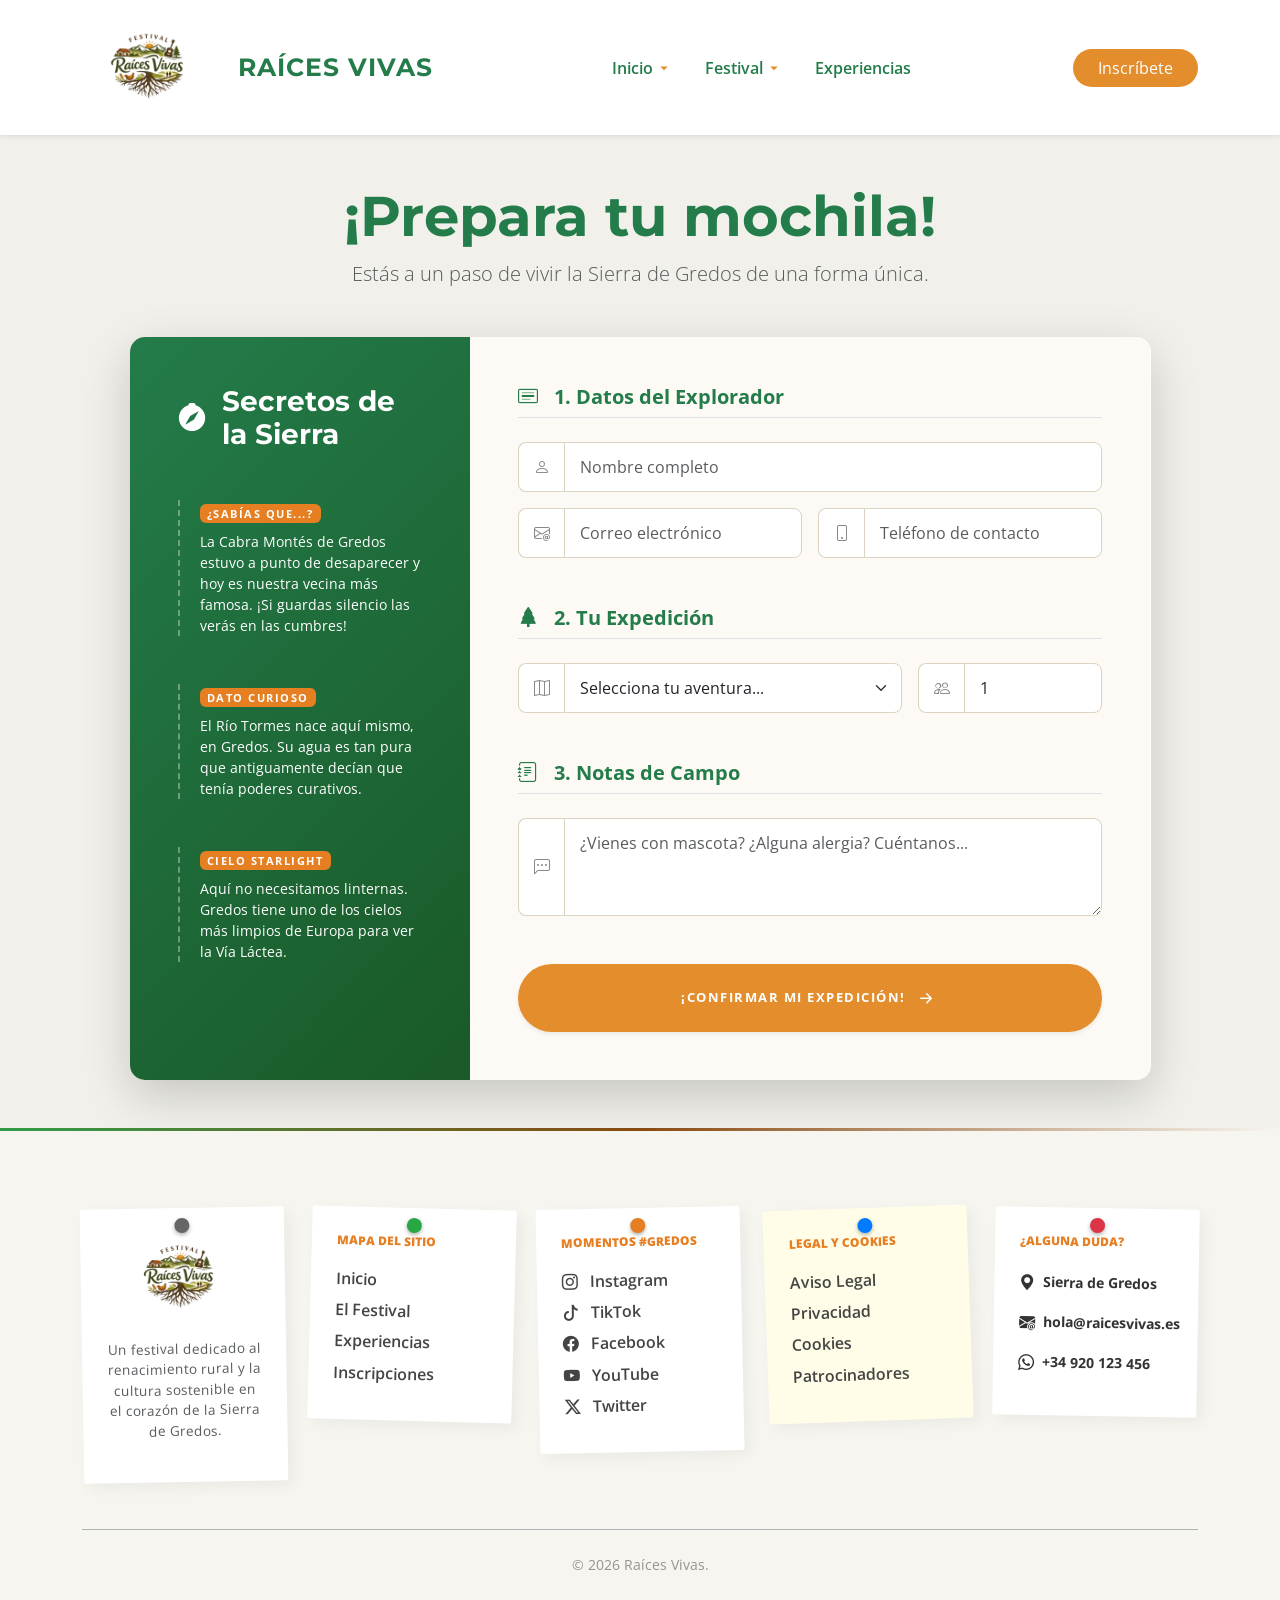
<file: inscripcion.html>
<!DOCTYPE html>
<html lang="es">
<head>
    <meta charset="UTF-8">
    <meta name="viewport" content="width=device-width, initial-scale=1.0">
    <title>Raíces Vivas | Festival de Renacimiento Rural</title>

    <link rel="stylesheet" href="css/bootstrap.min.css">
    <link rel="stylesheet" href="assets/style.css">
    <!--<script src="https://cdn.tailwindcss.com"></script>-->
    <link href="https://fonts.googleapis.com/css2?family=Montserrat:wght@700&family=Open+Sans:wght@400;600&display=swap" rel="stylesheet">
    <link rel="stylesheet" href="https://cdn.jsdelivr.net/npm/bootstrap-icons@1.11.3/font/bootstrap-icons.min.css">
    <link href="https://unpkg.com/aos@2.3.1/dist/aos.css" rel="stylesheet">
    <script src="https://unpkg.com/aos@2.3.1/dist/aos.js"></script>
</head>

<body>
    
    <header>
        <nav class="navbar navbar-expand-lg navbar-light sticky-top bg-white shadow-sm py-3">
            <div class="container">
                <a class="navbar-brand d-flex align-items-center gap-3" href="index.html">
                    <img src="assets/img/logo.png" alt="Logo Raíces Vivas" class="rv-logo">
                    <span class="fw-bold text-verde-rv rv-brand-text">RAÍCES VIVAS</span>
                </a>

                <button class="navbar-toggler" type="button" data-bs-toggle="collapse" data-bs-target="#navMain"
                    aria-controls="navMain" aria-expanded="false" aria-label="Abrir menú">
                    <span class="navbar-toggler-icon"></span>
                </button>

                <div class="collapse navbar-collapse" id="navMain">
                    <ul class="navbar-nav mx-auto gap-lg-4 mt-3 mt-lg-0 align-items-lg-center">
                        <li class="nav-item dropdown">
                            <a class="nav-link dropdown-toggle fw-semibold" href="index.html" role="button" data-bs-toggle="dropdown"
                                aria-expanded="false">
                                Inicio
                            </a>
                            <ul class="dropdown-menu border-0 shadow-lg">
                                <li><a class="dropdown-item" href="index.html#exploralasierra">Explora la Sierra</a></li>
                                <li><a class="dropdown-item" href="index.html#gredosencifras">Gredos en Cifras</a></li>
                                <li><a class="dropdown-item" href="index.html#faq">Preguntas Frecuentes</a></li>
                            </ul>
                        </li>

                        <li class="nav-item dropdown">
                            <a class="nav-link dropdown-toggle fw-semibold" href="festival.html" role="button" data-bs-toggle="dropdown"
                                aria-expanded="false">
                                Festival
                            </a>
                            <ul class="dropdown-menu border-0 shadow-lg">
                                <li><a class="dropdown-item" href="festival.html#historia">Historia</a></li>
                                <li><a class="dropdown-item" href="festival.html#pueblos-vecinos">Comunidad Gredos Interior</a></li>
                                <li><a class="dropdown-item" href="festival.html#objetivos">Objetivos</a></li>
                                <li><a class="dropdown-item" href="festival.html#ediciones">Ediciones anteriores</a></li>
                            </ul>
                        </li>

                        <li class="nav-item"><a class="nav-link fw-semibold" href="experiencias.html">Experiencias</a></li>
                    </ul>

                    <div class="d-flex">
                        <a class="btn btn-naranja rounded-pill px-4" href="inscripcion.html">Inscríbete</a>
                    </div>
                </div>
            </div>
        </nav>
    </header>

    <main class="py-5 seccion-inscripcion">
        <div class="container">
            <div id="contenedor-formulario" class="fade-element">
                <div class="text-center mb-5" data-aos="fade-down">
                    <h1 class="display-4 fw-bold text-verde-rv">¡Prepara tu mochila!</h1>
                    <p class="lead text-muted">Estás a un paso de vivir la Sierra de Gredos de una forma única.</p>
                </div>

                <div class="row justify-content-center">
                    <div class="col-lg-11">
                        <div class="card border-0 shadow-lg registro-limpio overflow-hidden">
                            <div class="row g-0">
                                
                                <div class="col-md-4 bg-verde-rv p-5 text-white lateral-curiosidades">
                                    <h3 class="fw-bold mb-5 d-flex align-items-center"><i class="bi bi-compass-fill me-3 fs-3"></i>Secretos de la Sierra</h3>
                                    
                                    <div class="curiosidad mb-5 d-flex align-items-start">
                                        <div>
                                            <span class="badge bg-naranja-rv mb-2">¿Sabías que...?</span>
                                            <p class="small mb-0">La Cabra Montés de Gredos estuvo a punto de desaparecer y hoy es nuestra vecina más famosa. ¡Si guardas silencio las verás en las cumbres!</p>
                                        </div>
                                    </div>

                                    <div class="curiosidad mb-5 d-flex align-items-start">
                                        <div>
                                            <span class="badge bg-naranja-rv mb-2">Dato curioso</span>
                                            <p class="small mb-0">El Río Tormes nace aquí mismo, en Gredos. Su agua es tan pura que antiguamente decían que tenía poderes curativos.</p>
                                        </div>
                                    </div>

                                    <div class="curiosidad d-flex align-items-start">
                                        <div>
                                            <span class="badge bg-naranja-rv mb-2">Cielo Starlight</span>
                                            <p class="small mb-0">Aquí no necesitamos linternas. Gredos tiene uno de los cielos más limpios de Europa para ver la Vía Láctea.</p>
                                        </div>
                                    </div>
                                </div>

                                <div class="col-md-8 bg-kraft p-4 p-md-5">
                                    <form id="form-inscripcion" class="needs-validation" novalidate>
                                        
                                        <div class="mb-5">
                                            <h5 class="fw-bold text-verde-rv mb-4 border-bottom pb-2 d-flex align-items-center">
                                                <i class="bi bi-card-text me-3 fs-5"></i> 1. Datos del Explorador
                                            </h5>
                                            <div class="row g-3">
                                                <div class="col-md-12">
                                                    <div class="input-group">
                                                        <span class="input-group-text icon-input"><i class="bi bi-person"></i></span>
                                                        <input type="text" class="form-control custom-input border-start-0" placeholder="Nombre completo" required>
                                                    </div>
                                                </div>
                                                <div class="col-md-6">
                                                    <div class="input-group">
                                                        <span class="input-group-text icon-input"><i class="bi bi-envelope-at"></i></span>
                                                        <input type="email" class="form-control custom-input border-start-0" placeholder="Correo electrónico" required>
                                                    </div>
                                                </div>
                                                <div class="col-md-6">
                                                    <div class="input-group">
                                                        <span class="input-group-text icon-input"><i class="bi bi-phone"></i></span>
                                                        <input type="tel" class="form-control custom-input border-start-0" placeholder="Teléfono de contacto">
                                                    </div>
                                                </div>
                                            </div>
                                        </div>

                                        <div class="mb-5">
                                            <h5 class="fw-bold text-verde-rv mb-4 border-bottom pb-2 d-flex align-items-center">
                                                <i class="bi bi-tree-fill me-3 fs-5"></i> 2. Tu Expedición
                                            </h5>
                                            <div class="row g-3">
                                                <div class="col-md-8">
                                                    <div class="input-group">
                                                        <span class="input-group-text icon-input"><i class="bi bi-map"></i></span>
                                                        <select class="form-select custom-input border-start-0" required>
                                                            <option value="" selected disabled>Selecciona tu aventura...</option>
                                                            <option>Taller de Cestos de Mimbre</option>
                                                            <option>Ruta a la Laguna Grande</option>
                                                            <option>Iniciación al Pastoreo</option>
                                                            <option>Taller de Fotografía Nocturna</option>
                                                        </select>
                                                    </div>
                                                </div>
                                                <div class="col-md-4">
                                                    <div class="input-group">
                                                        <span class="input-group-text icon-input"><i class="bi bi-people"></i></span>
                                                        <input type="number" class="form-control custom-input border-start-0" min="1" value="1">
                                                    </div>
                                                </div>
                                            </div>
                                        </div>

                                        <div class="mb-4">
                                            <h5 class="fw-bold text-verde-rv mb-4 border-bottom pb-2 d-flex align-items-center">
                                                <i class="bi bi-journal-text me-3 fs-5"></i> 3. Notas de Campo
                                            </h5>
                                            <div class="input-group">
                                                <span class="input-group-text icon-input"><i class="bi bi-chat-left-dots"></i></span>
                                                <textarea class="form-control custom-input border-start-0" rows="3" placeholder="¿Vienes con mascota? ¿Alguna alergia? Cuéntanos..."></textarea>
                                            </div>
                                        </div>

                                        <div class="text-center mt-5">
                                            <button type="submit" class="btn btn-naranja-rv btn-lg px-5 py-3 rounded-pill fw-bold shadow-sm w-100 w-md-auto d-flex align-items-center justify-content-center mx-auto">
                                                <span>¡CONFIRMAR MI EXPEDICIÓN!</span>
                                                <i class="bi bi-arrow-right-short ms-2 fs-4"></i>
                                            </button>
                                        </div>
                                    </form>
                                </div>
                            </div>
                        </div>
                    </div>
                </div>
            </div>

            <div id="mensaje-exito" class="fade-element d-none is-hidden">
                <div class="container text-center py-5" data-aos="zoom-in">
                    <div class="py-5">
                        <i class="bi bi-mailbox-flag display-1 text-verde-rv mb-4"></i>
                        <h2 class="display-4 fw-bold text-verde-rv">¡Inscripción enviada!</h2>
                        <p class="lead text-muted">Hemos recibido tu mensaje. En menos de lo que tarda en cantar un gallo, recibirás un correo con los detalles.</p>
                        <div class="mt-4">
                            <a href="index.html" class="btn btn-naranja-rv rounded-pill px-5 py-3 fw-bold shadow">Volver al inicio</a>
                        </div>
                    </div>
                </div>
            </div>
        </div>
    </main>

    <footer class="footer-tablon py-5">
        <div class="container">
            <div class="row row-cols-1 row-cols-md-3 row-cols-lg-5 g-4 justify-content-center align-items-start tablon-wrapper">
                
                <div class="col" data-aos="fade-up">
                    <div class="nota-papel nota-marca text-center">
                        <div class="chincheta"></div>
                        <img src="assets/img/logo.png" alt="Festival Raíces Vivas" class="footer-logo mb-3">
                        <p class="small text-muted manifiesto">
                            Un festival dedicado al renacimiento rural y la cultura sostenible en el corazón de la Sierra de Gredos.
                        </p>
                    </div>
                </div>

                <div class="col" data-aos="fade-up" data-aos-delay="100">
                    <div class="nota-papel nota-1">
                        <div class="chincheta verde"></div>
                        <span class="nota-categoria text-uppercase">Mapa del sitio</span>
                        <nav class="nav-vertical">
                            <a href="index.html">Inicio</a>
                            <a href="festival.html">El Festival</a>
                            <a href="experiencias.html">Experiencias</a>
                            <a href="inscripcion.html">Inscripciones</a>
                        </nav>
                    </div>
                </div>

                <div class="col" data-aos="fade-up" data-aos-delay="150">
                    <div class="nota-papel nota-social">
                        <div class="chincheta naranja"></div>
                        <span class="nota-categoria text-uppercase">Momentos #Gredos</span>
                        <nav class="nav-vertical">
                            <a href="https://www.instagram.com/"><i class="bi bi-instagram me-2"></i> Instagram</a>
                            <a href="https://www.tiktok.com/"><i class="bi bi-tiktok me-2"></i> TikTok</a>
                            <a href="https://www.facebook.com/"><i class="bi bi-facebook me-2"></i> Facebook</a>
                            <a href="https://www.youtube.com/"><i class="bi bi-youtube me-2"></i> YouTube</a>
                            <a href="https://x.com/?lang=es"><i class="bi bi-twitter-x me-2"></i> Twitter</a>
                        </nav>
                    </div>
                </div>

                <div class="col" data-aos="fade-up" data-aos-delay="200">
                    <div class="nota-papel nota-legal">
                        <div class="chincheta azul"></div>
                        <span class="nota-categoria text-uppercase">Legal y Cookies</span>
                        <nav class="nav-vertical nav-legal">
                            <a href="#">Aviso Legal</a>
                            <a href="#">Privacidad</a>
                            <a href="#">Cookies</a>
                            <a href="https://zapardieldelaribera.com/">Patrocinadores</a>
                        </nav>
                    </div>
                </div>

                <div class="col" data-aos="fade-up" data-aos-delay="300">
                    <div class="nota-papel nota-contacto">
                        <div class="chincheta roja"></div>
                        <span class="nota-categoria text-uppercase">¿Alguna duda?</span>
                        <div class="contacto-info-mejorado">
                            <p class="d-flex align-items-center mb-3 hover-naranja">
                                <i class="bi bi-geo-alt-fill text-naranja-rv me-2"></i>
                                <a href="https://maps.app.goo.gl/kdsCFnjYF3v8SdeM9" class="small fw-bold text-decoration-none text-reset">Sierra de Gredos</a>
                            </p>
                            <p class="d-flex align-items-center mb-3 hover-naranja">
                                <i class="bi bi-envelope-at-fill text-naranja-rv me-2"></i>
                                <a href="mailto:hola@raicesvivas.es" class="small fw-bold text-decoration-none text-reset">hola@raicesvivas.es</a>
                            </p>
                            <p class="d-flex align-items-center hover-naranja">
                                <i class="bi bi-whatsapp text-naranja-rv me-2"></i>
                                <a href="https://wa.me/34920123456" class="small fw-bold text-decoration-none text-reset">+34 920 123 456</a>
                            </p>
                        </div>
                    </div>
                </div>

            </div>

            <div class="footer-final-bar text-center mt-5 pt-4 border-top border-secondary opacity-50">
                <p class="small mb-0">&copy 2026 Raíces Vivas.</p>
            </div>
        </div>
    </footer>

    <script src="js/bootstrap.bundle.min.js"></script>
    <script src="assets/javascript.js"></script>

</body>

</html>
</file>
<file: assets/style.css>
/*1. VARIABLES Y ESTILOS GLOBALES */
:root {
    --verde-rv: #237c4a;
    --naranja-rv: #E38D2D;
    --crema-rv: #FDFBF7;
    --cielo-rv: #87CEEB;
}

body {
    font-family: 'Open Sans', sans-serif;
    background-color: var(--crema-rv);
    color: #333;
}

h1, h2, h3 {
    font-family: 'Montserrat', sans-serif;
}

section {
    padding-top: 5rem;
    padding-bottom: 5rem;
}

.bg-verde-rv { background-color: var(--verde-rv); }
.text-verde-rv { color: var(--verde-rv); }

/* 2. NAVBAR Y NAVEGACIÓN */
.navbar {
    z-index: 1050;
    transition: all 0.4s ease;
    backdrop-filter: blur(10px);
    -webkit-backdrop-filter: blur(10px);
    background-color: rgba(255, 255, 255, 0.95) !important;
}

.rv-logo {
    width: 140px;
    height: auto;
    object-fit: contain;
    transition: transform 0.3s ease;
}

.rv-logo:hover { transform: scale(1.5); }

.rv-brand-text {
    font-family: 'Montserrat', sans-serif;
    font-size: 1.35rem; 
    line-height: 1;
    letter-spacing: 1px;
}

/* --- ESTILO DE LOS LINKS --- */
.navbar .nav-link {
    color: var(--verde-rv) !important;
    font-weight: 600;
    position: relative;
    padding: 0.5rem 0;
    transition: color 0.3s ease;
}

/* --- LA FLECHA NARANJA---*/
.navbar .dropdown-toggle {
    padding-right: 20px !important;
    background-image: url("data:image/svg+xml,%3Csvg xmlns='http://www.w3.org/2000/svg' viewBox='0 0 24 24' fill='%23E38D2D'%3E%3Cpath d='M7 10l5 5 5-5z'/%3E%3C/svg%3E") !important;
    background-repeat: no-repeat !important;
    background-position: right center !important;
    background-size: 18px !important;
}

/* Quitamos el triangulito por defecto de Bootstrap */
.navbar .dropdown-toggle::after {
    display: none !important;
}

/* --- LA LÍNEA NARANJA ANIMADA --- */
.navbar .nav-link::before {
    content: '';
    position: absolute;
    width: 0;
    height: 2px;
    bottom: 0;
    left: 0;
    background-color: var(--naranja-rv);
    transition: width 0.3s ease;
}

.navbar .nav-link:hover::before {
    width: 100%;
}

.navbar .nav-link:hover {
    color: var(--naranja-rv) !important;
}

/* --- DROPDOWN MENU --- */
.navbar .dropdown-menu {
    border: none;
    border-radius: 12px;
    box-shadow: 0 10px 30px rgba(0,0,0,0.1);
    margin-top: 15px;
}

.navbar .dropdown-menu .dropdown-item:hover {
    background-color: var(--crema-rv);
    color: var(--naranja-rv) !important;
    padding-left: 1.5rem;
}

@media (min-width: 992px) {
    .rv-brand-text { font-size: 1.55rem; }
}

/* 3. COMPONENTES REUTILIZABLES (Botones, Títulos)*/
.btn-naranja {
    background-color: var(--naranja-rv);
    color: white;
    transition: all 0.3s ease;
}

.btn-naranja:hover {
    background-color: #c47621;
    transform: translateY(-2px);
    color: white;
}

.section-heading {
    margin-bottom: 3rem;
    text-align: center;
}

.section-title {
    font-family: 'Montserrat', sans-serif;
    color: var(--verde-rv);
    font-size: 2.3rem;
    font-weight: 800;
    margin: 0;
}

.section-line {
    width: 90px;
    height: 4px;
    background: var(--naranja-rv);
    margin: 0.9rem auto 0;
    border-radius: 999px;
}

/* Hero Section */
.hero-section {
    position: relative;
    min-height: 100vh;
    overflow: hidden;
    display: flex;
    align-items: center;
}

.hero-video {
    position: absolute;
    inset: 0;
    width: 100%;
    height: 100%;
    object-fit: cover;
    filter: brightness(0.7);
    z-index: 0;
}

.hero-overlay {
    position: absolute;
    inset: 0;
    background: linear-gradient(180deg, rgba(0,0,0,.35), rgba(0,0,0,.55));
    z-index: 1;
}

.hero-content {
    position: relative;
    z-index: 2;
}

/* Efecto para el botón "Cómo llegar" */
.btn-outline-dark {
    border-color: var(--verde-rv);
    color: var(--verde-rv);
    transition: all 0.3s ease;
}

.btn-outline-dark:hover {
    background-color: var(--verde-rv);
    border-color: var(--verde-rv);
    color: white;
    transform: translateY(-8px);
}

/* Estilo del Spinner y disponibilidad */
.border.rounded-xl {
    background-color: rgba(45, 90, 39, 0.05);
    border: 1px dashed var(--verde-rv) !important;
}

/* Cifras / Estadísticas */
.cifras-section {
    background-color: #f8f9fa;
}

.cifra-circle {
    width: 220px;
    height: 220px;
    margin: 0 auto;
    border-radius: 50%;
    background: white;
    display: flex;
    flex-direction: column;
    justify-content: center;
    align-items: center;
    box-shadow: 0 15px 30px rgba(0,0,0,0.08);
    transition: transform 0.3s ease;
}

.cifra-circle:hover {
    transform: translateY(-8px);
}

.cifra-circle h3 {
    font-size: 3rem;
    font-weight: 800;
    color: var(--verde-rv);
    margin: 0;
}

.cifra-circle p {
    margin-top: 0.5rem;
    font-weight: 600;
    color: #555;
}

/* --- FOOTER --- */
.footer-tablon {
    background-color: #f7f5f0; 
    position: relative;
    overflow: hidden;
    padding-top: 80px !important;
}

.footer-tablon::before {
    content: "";
    position: absolute;
    top: 0;
    left: 0;
    right: 0;
    height: 3px;   
    background: linear-gradient(to right, 
                #319c48 0%,
                #894a12 50%,
                #f7f5f0 100%);
}

.nota-papel {
    background: #ffffff;
    padding: 25px;
    height: 100%;
    box-shadow: 5px 5px 15px rgba(0,0,0,0.05);
    position: relative;
    border-radius: 2px;
    transition: transform 0.3s ease;
}

.nota-marca { transform: rotate(-1deg); }
.nota-1     { transform: rotate(1.5deg); }
.nota-social { transform: rotate(-1.2deg); }
.nota-legal  { transform: rotate(-2deg); background-color: #fffde7 !important; } 
.nota-contacto { transform: rotate(1deg); }

.nota-papel:hover {
    transform: translateY(-5px) rotate(0deg) !important;
}

.chincheta {
    width: 15px; height: 15px;
    border-radius: 50%;
    position: absolute;
    top: 10px; left: 50%;
    transform: translateX(-50%);
    background: #666;
    box-shadow: 0 2px 4px rgba(0,0,0,0.3);
}
.chincheta.verde { background-color: #28a745; }
.chincheta.naranja { background-color: #e67e22; }
.chincheta.azul { background-color: #007bff; }
.chincheta.roja { background-color: #dc3545; }

.nota-categoria {
    display: block;
    font-size: 0.75rem;
    font-weight: 800;
    color: #e67e22;
    margin-bottom: 20px;
    text-transform: uppercase;
}

.nav-vertical a {
    display: table;
    color: #444;
    text-decoration: none;
    font-weight: 600;
    margin-bottom: 10px;
    font-size: 1rem;
    transition: color 0.3s ease;
    border-bottom: 2px solid transparent;
    line-height: 1.2;
}

.nav-vertical a:hover {
    color: #30a449;
    border-bottom: 2px solid #30a449;
    padding-bottom: 2px;
}

.contacto-info-mejorado a {
    display: table;
    text-decoration: none;
    border-bottom: 2px solid transparent;
    transition: all 0.3s ease;
}

.contacto-info-mejorado a:hover {
    color: #e67e22 !important;
    border-bottom: 2px solid #e67e22;
}

.footer-logo {
    max-height: 90px;
    width: auto;
    margin-bottom: 15px;
}

.manifiesto {
    font-size: 0.85rem;
}

@media (max-width: 991px) {
    .nota-papel {
        transform: rotate(0deg) !important;
        margin-bottom: 15px;
    }
}

/* ==========================================================================
   4. SECCIÓN ESPECÍFICA: FESTIVAL
   ========================================================================== */

/* Decoración de la imagen de Historia */
.img-border-decor {
    position: absolute;
    top: -15px;
    left: -15px;
    width: 100%;
    height: 100%;
    border: 3px solid var(--verde-rv);
    border-radius: 1.5rem;
    z-index: -1;
}

.badge-pueblo {
    position: absolute;
    bottom: -15px;
    right: -10px;
    background: var(--naranja-rv);
    color: white;
    padding: 8px 18px;
    border-radius: 50px;
    font-weight: 700;
    font-size: 0.9rem;
    box-shadow: 0 8px 20px rgba(227, 141, 45, 0.4);
    z-index: 10;
}

.img-parallax {
    transition: transform 0.8s ease;
}

.img-wrapper:hover .img-parallax {
    transform: scale(1.08);
}

/* --- ESTILOS PUEBLOS VECINOS --- */
.pueblo-card {
    background: white;
    border-radius: 20px;
    overflow: hidden;
    box-shadow: 0 10px 25px rgba(0,0,0,0.05);
    transition: all 0.4s ease;
    height: 100%;
}

.pueblo-card:hover {
    transform: translateY(-10px);
    box-shadow: 0 15px 35px rgba(45, 90, 39, 0.15);
}

.pueblo-img-container {
    position: relative;
    height: 200px;
    overflow: hidden;
}

.pueblo-img-container img {
    width: 100%;
    height: 100%;
    object-fit: cover;
    transition: transform 0.6s ease;
}

.pueblo-card:hover .pueblo-img-container img {
    transform: scale(1.1);
}

.pueblo-overlay {
    position: absolute;
    top: 15px;
    left: 15px;
    background: var(--naranja-rv);
    color: white;
    padding: 5px 15px;
    border-radius: 50px;
    font-size: 0.8rem;
    font-weight: 700;
    text-transform: uppercase;
}

.pueblo-info {
    padding: 1.5rem;
}

.pueblo-info h4 {
    color: var(--verde-rv);
    font-weight: 800;
    margin-bottom: 0.5rem;
}

.pueblo-info p {
    font-size: 0.9rem;
    color: #666;
    margin-bottom: 0;
}
/* --- Ajustes para Carruceles en Cards --- */
.pueblo-img-container .carousel,
.pueblo-img-container .carousel-inner,
.pueblo-img-container .carousel-item {
    height: 100%;
}

.pueblo-img-container img {
    height: 250px;
    object-fit: cover;
}

.carousel-fade .carousel-item {
    transition-duration: 0.8s;
}

/* Cards de Objetivos */
.card-premium {
    background: white;
    padding: 3rem 2rem;
    border-radius: 20px;
    text-align: center;
    box-shadow: 0 10px 30px rgba(0,0,0,0.05);
    transition: all 0.4s cubic-bezier(0.175, 0.885, 0.32, 1.275);
    height: 100%;
    border: 1px solid rgba(0,0,0,0.03);
}

.card-premium:hover {
    transform: translateY(-12px);
    box-shadow: 0 20px 40px rgba(45, 90, 39, 0.12);
}

.icon-circle {
    width: 80px;
    height: 80px;
    background: var(--crema-rv);
    color: var(--verde-rv);
    display: flex;
    align-items: center;
    justify-content: center;
    border-radius: 50%;
    margin: 0 auto 1.5rem;
    font-size: 2.2rem;
    transition: all 0.4s ease;
}

.card-premium:hover .icon-circle {
    background: var(--naranja-rv);
    color: white;
    transform: rotateY(360deg);
}

.card-premium h4 {
    font-weight: 700;
    color: var(--verde-rv);
    margin-bottom: 1rem;
}

/* Estilos del Carrusel */
#carouselEdiciones img {
    height: 550px;
    object-fit: cover;
    filter: brightness(0.8);
}

.carousel-caption {
    background: rgba(0, 0, 0, 0.4);
    backdrop-filter: blur(1.5px);
    border-radius: 15px;
    padding: 1.5rem;
    bottom: 3rem;
}

.thumb-nav {
    width: 90px;
    height: 65px;
    object-fit: cover;
    cursor: pointer;
    opacity: 0.5;
    border: 2px solid transparent;
    transition: all 0.3s ease;
    border-radius: 8px;
}

.thumb-nav:hover, .thumb-nav.active {
    opacity: 1;
    border-color: var(--naranja-rv);
    transform: scale(1.1);
}

/* =======================================
   5. SECCIÓN ESPECÍFICA: EXPERIENCIAS
   =======================================*/

/* 1. FILTROS */
.btn-filter {
    background-color: #f7f3e9;
    color: var(--verde-rv);
    font-weight: 700;
    border: 1px solid transparent;
    transition: all 0.3s ease-in-out;
    text-transform: uppercase;
    font-size: 0.75rem;
    letter-spacing: 1.5px;
    border-radius: 50px;
    padding: 10px 25px;
}

.btn-filter:hover, 
.btn-filter.active {
    transform: translateY(-2px);
    background-color: #e5dfd3;
    color: var(--verde-rv);
}

.btn-filter.active {
    background-color: var(--verde-rv) !important;
    color: white !important;
    box-shadow: 4px 4px 0px rgba(48, 164, 73, 0.2);
}

/* 2. CARDS */
.card-experiencia {
    background-color: white;
    border: none;
    border-radius: 0; 
    padding: 15px;
    transition: all 0.4s cubic-bezier(0.165, 0.84, 0.44, 1);
    box-shadow: 10px 10px 0px rgba(0,0,0,0.03);
    height: 100%;
}

.card-experiencia:hover {
    transform: rotate(1.5deg) translateY(-8px);
    box-shadow: 20px 20px 30px rgba(0,0,0,0.06);
}

.card-experiencia .position-relative {
    overflow: hidden;
    height: 220px;
    border: 1px solid #dcd3c1;
}

.card-experiencia .card-img-top {
    height: 100%;
    object-fit: cover;
    transition: transform 0.8s ease;
    filter: sepia(15%);
}

.card-experiencia:hover .card-img-top {
    transform: scale(1.1);
}

/* 3. BADGES (Sellos) */
.card-experiencia .badge {
    position: absolute;
    bottom: 10px;
    right: 10px;
    border-radius: 50% !important;
    width: 60px;
    height: 60px;
    display: flex;
    align-items: center;
    justify-content: center;
    font-size: 0.65rem;
    text-transform: uppercase;
    transform: rotate(-10deg);
    border: 2px dashed rgba(255,255,255,0.6);
    box-shadow: 3px 3px 6px rgba(0,0,0,0.2);
    white-space: normal; /* Para que el texto largo salte de línea en el círculo */
}

/* 4. BOTONES */
.btn-outline-verde-rv {
    border: 2px solid var(--verde-rv);
    color: var(--verde-rv);
    font-weight: 800;
    border-radius: 0; 
    text-transform: uppercase;
    letter-spacing: 1.5px;
    font-size: 0.8rem;
    transition: all 0.3s ease;
}

.btn-outline-verde-rv:hover {
    background-color: var(--verde-rv);
    color: white !important;
    transform: translateY(-2px);
}

.btn-naranja-rv {
    background-color: var(--naranja-rv);
    color: white;
    border-radius: 0;
    font-weight: 800;
    border: none;
    text-transform: uppercase;
    letter-spacing: 1.5px;
    font-size: 0.8rem;
    box-shadow: 4px 4px 0px #c47621;
    transition: all 0.3s ease;
}

.btn-naranja-rv:hover {
    filter: brightness(1.1);
    background-color: #d35400;
    transform: scale(1.03);
    box-shadow: 0 10px 25px rgba(230, 126, 34, 0.5);
}

.btn-verde-rv {
    background-color: var(--verde-rv);
    color: white;
    font-family: 'Montserrat', sans-serif;
    font-weight: 800;
    font-size: 0.95rem;
    letter-spacing: 2px;
    text-transform: uppercase;
    text-decoration: none;
    border: none;
    box-shadow: 6px 6px 0px #1a5928;
    transition: all 0.3s ease;
}

.btn-verde-rv:hover {
    background-color: #1a5928;
    color: white;
    transform: translateY(-4px);
    box-shadow: 8px 10px 0px #0f3317;
}

/* ===================================
   6. SECCIÓN ESPECÍFICA: INSCRIPCION
   ===================================*/
.seccion-inscripcion {
    background-color: #f1f0ea;
}

.registro-limpio {
    border-radius: 15px !important;
}

.bg-kraft {
    background-color: #fdfaf5;
}

/* --- ESTILO DE INPUTS CON ICONO --- */
.icon-input {
    background-color: #ffffff !important;
    border: 1px solid #dcd3c1 !important;
    border-right: none !important;
    border-radius: 8px 0 0 8px !important;
    color: #888;
    padding: 12px 15px;
    transition: all 0.3s ease;
}

.custom-input {
    background-color: #ffffff !important;
    border: 1px solid #dcd3c1 !important;
    border-radius: 0 8px 8px 0 !important;
    padding: 12px 15px;
    transition: all 0.3s ease;
}

/* Hover/Focus junto: El bloque entero se ilumina */
.input-group:focus-within .icon-input {
    border-color: var(--verde-rv) !important;
    color: var(--verde-rv);
}
.input-group:focus-within .custom-input {
    border-color: var(--verde-rv) !important;
    box-shadow: 4px 4px 12px rgba(48, 164, 73, 0.08) !important;
    transform: translateY(-2px);
}

/* --- LATERAL CURIOSIDADES --- */
.lateral-curiosidades {
    background: linear-gradient(135deg, var(--verde-rv), #1a5928);
}

.bg-naranja-rv {
    background-color: #e67e22 !important;
    font-size: 0.7rem;
    text-transform: uppercase;
    letter-spacing: 1.5px;
}

.curiosidad {
    border-left: 2px dashed rgba(255, 255, 255, 0.342);
    padding-left: 20px;
}

.fade-element {
    transition: opacity 0.5s ease, transform 0.5s ease;
    opacity: 1;
    transform: translateY(0);
}

.is-hidden {
    opacity: 0 !important;
    transform: translateY(-30px);
    pointer-events: none;
}

#mensaje-exito i {
    display: block;
    animation: bounceSuccess 2s infinite;
}
</file>
